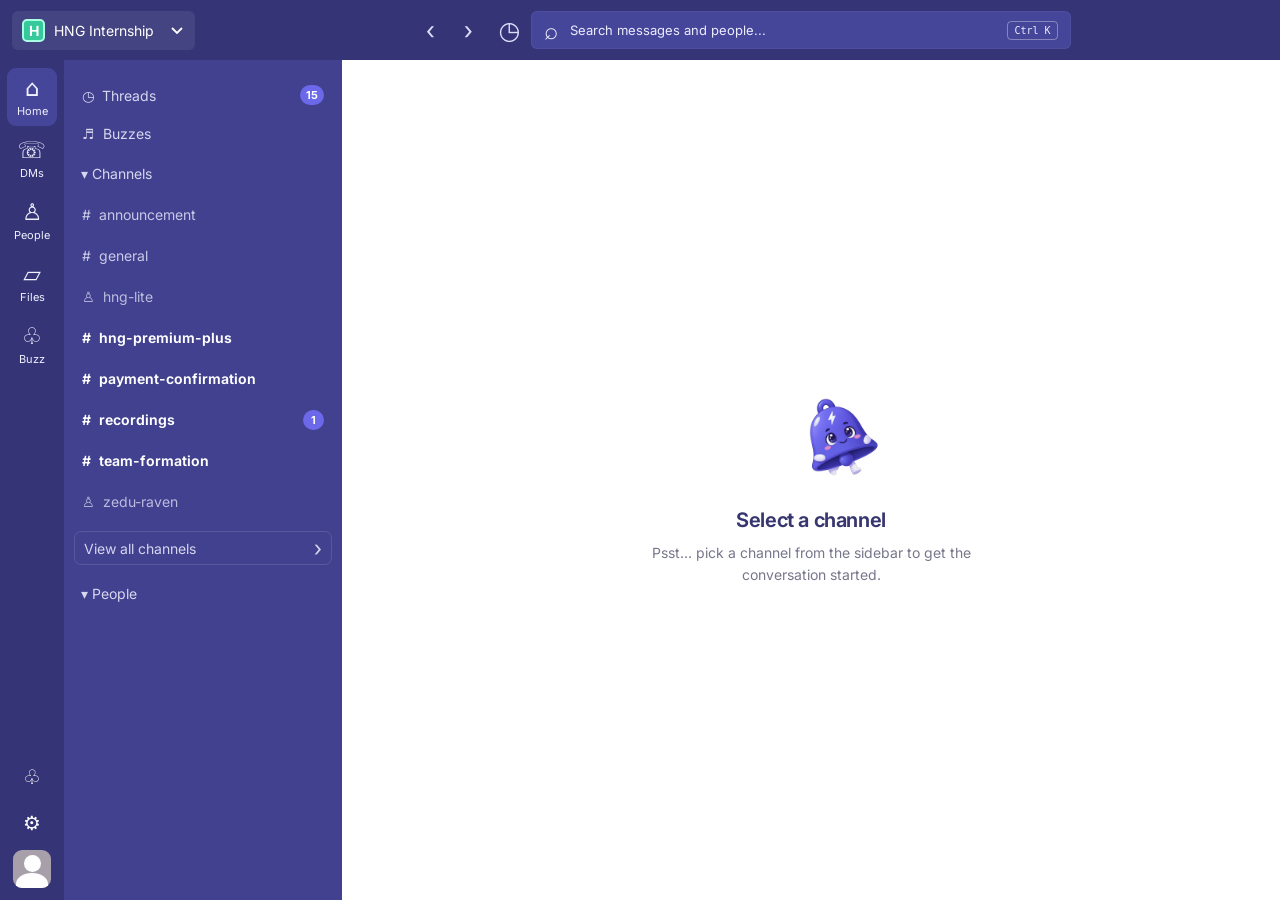
<file: index.html>
<!doctype html>
<html lang="en">
  <head>
    <meta charset="UTF-8" />
    <meta name="viewport" content="width=device-width, initial-scale=1.0" />
    <meta name="theme-color" content="#343477" />
    <title>Zedu — Channels</title>
    <link rel="stylesheet" href="/style.css" />
    <script src="/script.js" defer></script>
  </head>
  <body>
    <div class="app-shell">
      <header class="topbar">
        <button class="workspace-switch" type="button">
          <span class="workspace-mark">H</span>
          <span class="workspace-name">HNG Internship</span>
          <svg viewBox="0 0 16 16" aria-hidden="true">
            <path d="m3 6 5 5 5-5" />
          </svg>
        </button>

        <div class="topbar-tools">
          <button class="icon-button" aria-label="Back" type="button">‹</button>
          <button class="icon-button" aria-label="Forward" type="button">
            ›
          </button>
          <button
            class="icon-button"
            aria-label="Recent activity"
            type="button"
          >
            ◷
          </button>

          <button class="search-bar" type="button">
            <span class="search-icon">⌕</span>
            <span>Search messages and people...</span>
            <kbd>Ctrl K</kbd>
          </button>
        </div>
      </header>

      <div class="workspace">
        <nav class="rail" aria-label="Main navigation">
          <div class="rail-primary">
            <button class="rail-item selected" type="button">
              <span class="rail-symbol">⌂</span>
              <span>Home</span>
            </button>
            <button class="rail-item" type="button">
              <span class="rail-symbol">☏</span>
              <span>DMs</span>
            </button>
            <button class="rail-item" type="button">
              <span class="rail-symbol">♙</span>
              <span>People</span>
            </button>
            <button class="rail-item" type="button">
              <span class="rail-symbol">▱</span>
              <span>Files</span>
            </button>
            <button class="rail-item" type="button">
              <span class="rail-symbol">♧</span>
              <span>Buzz</span>
            </button>
          </div>

          <div class="rail-bottom">
            <button class="rail-icon" aria-label="Notifications" type="button">
              ♧
            </button>
            <button class="rail-icon" aria-label="Settings" type="button">
              ⚙
            </button>
            <button class="rail-avatar" aria-label="Your profile" type="button">
              <span class="avatar-head"></span>
              <span class="avatar-body"></span>
            </button>
          </div>
        </nav>

        <aside class="channel-sidebar" aria-label="Workspace channels">
          <button class="sidebar-heading" type="button">
            <span>◷</span> Threads <span class="count-badge">15</span>
          </button>
          <button class="sidebar-heading" type="button">
            <span>♬</span> Buzzes
          </button>

          <div class="section-heading">▾ Channels</div>

          <button class="channel-link" type="button">
            # <span>announcement</span>
          </button>
          <button class="channel-link" type="button">
            # <span>general</span>
          </button>
          <button class="channel-link locked" type="button">
            ♙ <span>hng-lite</span>
          </button>
          <button class="channel-link strong" type="button">
            # <span>hng-premium-plus</span>
          </button>
          <button class="channel-link strong" type="button">
            # <span>payment-confirmation</span>
          </button>
          <button class="channel-link strong" type="button">
            # <span>recordings</span><span class="unread-badge">1</span>
          </button>
          <button class="channel-link strong" type="button">
            # <span>team-formation</span>
          </button>
          <button class="channel-link locked" type="button">
            ♙ <span>zedu-raven</span>
          </button>

          <button class="view-channels" type="button">
            View all channels <span>›</span>
          </button>

          <div class="section-heading people-heading">▾ People</div>
        </aside>

        <main class="channel-main">
          <section
            class="channel-empty-state"
            id="channelEmptyState"
            aria-labelledby="emptyTitle"
          >
            <div class="bell-stage" id="bellStage">
              <img
                id="channelBellmoji"
                class="channel-bellmoji"
                src="public/images/bellmoji/bell-walk-1.png"
                alt="Bellmoji, your friendly workspace guide"
                draggable="false"
              />
              <span class="pointing-hint" id="pointingHint" aria-hidden="true"
                >↖</span
              >
              <span class="paper-plane" id="paperPlane" aria-hidden="true"
                >✈</span
              >
            </div>

            <h1 class="channel-empty-title" id="emptyTitle">
              Select a channel
            </h1>

            <p class="channel-empty-description">
              Psst… pick a channel from the sidebar to get the conversation
              started.
            </p>
          </section>

          <section class="channel-preview" id="channelPreview" hidden>
            <div class="preview-symbol">#</div>
            <h1 id="previewTitle">general</h1>
            <p>This is a preview of the channel screen.</p>
            <button id="backToEmpty" type="button">
              Return to empty state
            </button>
          </section>
        </main>
      </div>
    </div>
  </body>
</html>
</file>
<file: style.css>
@import url('https://fonts.googleapis.com/css2?family=Inter:wght@400;500;600;700&display=swap');

:root {
  --navy: #343477;
  --side: #41418f;
  --side-hover: #4b4b9c;
  --purple: #6260e8;
  --ink: #37366f;
  --muted: #c9c9e8;
}

* {
  box-sizing: border-box;
}

html,
body {
  width: 100%;
  min-height: 100%;
  margin: 0;
}

body {
  font-family: Inter, system-ui, sans-serif;
  font-size: 14px;
  color: #202130;
  background: white;
}

button {
  font: inherit;
  -webkit-tap-highlight-color: transparent;
}

button:focus-visible {
  outline: 3px solid #aaa8ff;
  outline-offset: 2px;
}

.app-shell {
  min-height: 100vh;
  display: flex;
  flex-direction: column;
  overflow: hidden;
}

/* Top navigation */

.topbar {
  height: 60px;
  flex: 0 0 60px;
  display: flex;
  align-items: center;
  gap: 24px;
  padding: 0 12px;
  color: white;
  background: var(--navy);
}

.workspace-switch {
  min-width: 183px;
  display: flex;
  align-items: center;
  gap: 9px;
  padding: 8px 10px;
  border: 0;
  border-radius: 6px;
  color: white;
  background: rgba(255,255,255,.08);
  cursor: pointer;
  text-align: left;
}

.workspace-switch svg {
  width: 16px;
  height: 16px;
  margin-left: auto;
  fill: none;
  stroke: currentColor;
  stroke-width: 1.8;
}

.workspace-mark {
  width: 23px;
  height: 23px;
  flex: 0 0 auto;
  display: grid;
  place-items: center;
  border: 2px solid #a9ffe2;
  border-radius: 5px;
  background: #35c99b;
  font-weight: 700;
}

.topbar-tools {
  flex: 1;
  min-width: 0;
  display: flex;
  align-items: center;
  justify-content: center;
  gap: 10px;
}

.icon-button {
  width: 28px;
  height: 32px;
  border: 0;
  border-radius: 5px;
  color: #dedefa;
  background: transparent;
  font-size: 25px;
  cursor: pointer;
}

.icon-button:hover {
  background: rgba(255,255,255,.08);
}

.search-bar {
  width: min(540px, 60vw);
  height: 38px;
  display: flex;
  align-items: center;
  gap: 12px;
  padding: 0 12px;
  border: 1px solid rgba(255,255,255,.05);
  border-radius: 6px;
  color: #ececff;
  background: #45459a;
  text-align: left;
  cursor: pointer;
}

.search-bar span:nth-child(2) {
  flex: 1;
  overflow: hidden;
  font-size: 13px;
  white-space: nowrap;
  text-overflow: ellipsis;
}

.search-icon {
  font-size: 24px;
}

kbd {
  padding: 3px 6px;
  border: 1px solid rgba(255,255,255,.35);
  border-radius: 4px;
  font-size: 10px;
  white-space: nowrap;
}

/* Main three-column workspace */

.workspace {
  min-height: calc(100vh - 60px);
  display: grid;
  grid-template-columns: 64px 278px minmax(0, 1fr);
}

.rail {
  display: flex;
  flex-direction: column;
  justify-content: space-between;
  padding: 8px 7px 12px;
  color: white;
  background: var(--navy);
}

.rail-primary {
  display: flex;
  flex-direction: column;
  gap: 4px;
}

.rail-item {
  min-height: 58px;
  display: flex;
  flex-direction: column;
  align-items: center;
  justify-content: center;
  gap: 4px;
  padding: 7px 0;
  border: 0;
  border-radius: 9px;
  color: #f0f0ff;
  background: transparent;
  font-size: 11px;
  cursor: pointer;
}

.rail-item:hover,
.rail-icon:hover {
  background: rgba(255,255,255,.08);
}

.rail-item.selected {
  background: #45459a;
}

.rail-symbol {
  font-size: 23px;
  line-height: 1;
}

.rail-bottom {
  display: flex;
  flex-direction: column;
  align-items: center;
  gap: 8px;
}

.rail-icon,
.rail-avatar {
  width: 38px;
  height: 38px;
  display: grid;
  place-items: center;
  border: 0;
  border-radius: 9px;
  color: white;
  background: transparent;
  font-size: 20px;
  cursor: pointer;
}

.rail-avatar {
  position: relative;
  overflow: hidden;
  background: #a7a0aa;
}

.avatar-head {
  position: absolute;
  top: 5px;
  left: 11px;
  width: 17px;
  height: 17px;
  border-radius: 50%;
  background: white;
}

.avatar-body {
  position: absolute;
  bottom: -7px;
  left: 3px;
  width: 32px;
  height: 22px;
  border-radius: 50% 50% 0 0;
  background: white;
}

/* Channel sidebar */

.channel-sidebar {
  min-width: 0;
  overflow-y: auto;
  padding: 16px 10px 24px;
  color: var(--muted);
  background: var(--side);
  scrollbar-width: thin;
  scrollbar-color: #7777bd transparent;
}

.sidebar-heading {
  width: 100%;
  min-height: 38px;
  display: flex;
  align-items: center;
  gap: 8px;
  padding: 0 8px;
  border: 0;
  border-radius: 6px;
  color: #d7d7f0;
  background: transparent;
  text-align: left;
  cursor: pointer;
}

.sidebar-heading:hover,
.channel-link:hover,
.view-channels:hover {
  background: rgba(255,255,255,.08);
}

.count-badge,
.unread-badge {
  min-width: 21px;
  height: 20px;
  display: grid;
  place-items: center;
  margin-left: auto;
  padding: 0 6px;
  border-radius: 12px;
  color: white;
  background: #6b68e9;
  font-size: 11px;
  font-weight: 700;
}

.section-heading {
  height: 42px;
  display: flex;
  align-items: center;
  padding: 0 7px;
  color: #d7d7f0;
  border-radius: 6px;
  transition: background-color 0.3s ease, color 0.3s ease;
}

.channel-link {
  width: 100%;
  min-height: 41px;
  display: flex;
  align-items: center;
  gap: 8px;
  padding: 0 8px;
  border: 0;
  border-radius: 6px;
  color: #c9c9e8;
  background: transparent;
  text-align: left;
  white-space: nowrap;
  cursor: pointer;
}

.channel-link span:first-child {
  overflow: hidden;
  text-overflow: ellipsis;
}

.channel-link.strong {
  color: white;
  font-weight: 650;
}

.channel-link.locked {
  opacity: .9;
}

.view-channels {
  width: 100%;
  height: 34px;
  display: flex;
  align-items: center;
  justify-content: space-between;
  margin: 9px 0 7px;
  padding: 0 9px;
  border: 1px solid rgba(255,255,255,.12);
  border-radius: 7px;
  color: #d5d5f0;
  background: transparent;
  cursor: pointer;
}

.view-channels span {
  font-size: 22px;
}

.people-heading {
  margin-top: 4px;
}

/* Empty state */

.channel-main {
  position: relative;
  min-width: 0;
  min-height: calc(100vh - 60px);
  background: white;
}

.channel-empty-state {
  position: absolute;
  inset: 0;
  display: flex;
  flex-direction: column;
  align-items: center;
  justify-content: center;
  overflow: hidden;
  padding: 28px 24px;
  text-align: center;
}

.bell-stage {
  position: relative;
  width: 180px;
  height: 126px;
  display: grid;
  place-items: center;
  margin-bottom: 4px;
  overflow: visible;
}

.channel-bellmoji {
  position: relative;
  z-index: 2;
  display: block;
  width: 100px;
  height: 100px;
  object-fit: contain;
  user-select: none;
  pointer-events: none;
  transform-origin: 50% 85%;
}

.channel-empty-title {
  margin: 3px 0 0;
  color: var(--ink);
  font-size: 20px;
  line-height: 1.35;
  font-weight: 650;
  letter-spacing: -.4px;
}

.channel-empty-description {
  max-width: 330px;
  margin: 8px 0 0;
  color: #77778c;
  font-size: 14px;
  line-height: 1.55;
}

/* Bellmoji animation states */

.channel-bellmoji.is-walking {
  animation: bell-arrive 3s cubic-bezier(.4, .1, .5, 1) both;
}

/* THE NEW SLOW WALK */
@keyframes bell-arrive {
  0% {
    opacity: 0;
    transform: translateX(-150px) translateY(6px) scale(1);
  }
  4% {
    opacity: 1;
  }
  8%  { transform: translateX(-130px) translateY(-6px) scale(0.98, 1.02); }
  16% { transform: translateX(-110px) translateY(2px)  scale(1.02, 0.98); }
  24% { transform: translateX(-90px)  translateY(-6px) scale(0.98, 1.02); }
  32% { transform: translateX(-70px)  translateY(2px)  scale(1.02, 0.98); }
  40% { transform: translateX(-50px)  translateY(-6px) scale(0.98, 1.02); }
  48% { transform: translateX(-30px)  translateY(2px)  scale(1.02, 0.98); }
  56% { transform: translateX(-10px)  translateY(-6px) scale(0.98, 1.02); }
  64% { transform: translateX(8px)    translateY(2px)  scale(1.02, 0.98); }
  72% { transform: translateX(20px)   translateY(-6px) scale(0.98, 1.02); }
  80% { transform: translateX(26px)   translateY(2px)  scale(1.02, 0.98); }
  88% { transform: translateX(28px)   translateY(-4px) scale(0.99, 1.01); }
  96% { transform: translateX(29px)   translateY(1px)  scale(1); }
  100% {
    opacity: 1;
    transform: translateX(30px) translateY(0) scale(1);
  }
}

.channel-bellmoji.is-sitting {
  animation: bell-settle 320ms ease-out both;
}

.channel-bellmoji.is-pointing {
  animation: bell-point 420ms ease-out both;
}

.channel-bellmoji.is-idle {
  animation: bell-idle 3.2s ease-in-out infinite;
}

/* The Glowing Arrow */
.pointing-hint {
  position: absolute;
  z-index: 1;
  top: 5px;
  left: 7px;
  color: #7a75ff;
  font-size: 32px;
  font-weight: bold;
  text-shadow: 0 0 12px rgba(122, 117, 255, 0.8);
  opacity: 0;
  pointer-events: none;
}

.pointing-hint.visible {
  animation: hint-point 1s cubic-bezier(0.2, 0.8, 0.2, 1) both;
}

@keyframes bell-settle {
  0% { transform: translateY(-4px) scale(1.03,.96); }
  55% { transform: translateY(1px) scale(.98,1.02); }
  100% { transform: translateY(0) scale(1); }
}

@keyframes bell-point {
  0% { transform: translateX(0) rotate(0); }
  45% { transform: translateX(-5px) rotate(-4deg); }
  75% { transform: translateX(-2px) rotate(2deg); }
  100% { transform: translateX(0) rotate(0); }
}

@keyframes bell-idle {
  0%, 100% { transform: translateY(0) rotate(0); }
  50% { transform: translateY(-2px) rotate(1deg); }
}

@keyframes hint-point {
  0% { opacity: 0; transform: translate(10px, 10px) scale(0.5) rotate(-15deg); }
  30% { opacity: 1; transform: translate(-5px, -10px) scale(1.1) rotate(5deg); }
  60% { opacity: 1; transform: translate(-15px, -15px) scale(1) rotate(0deg); }
  100% { opacity: 0; transform: translate(-25px, -20px) scale(0.8); }
}

/* Paper Plane */
.paper-plane {
  position: absolute;
  z-index: 10;
  top: 30px;
  left: 60px; 
  font-size: 18px;
  color: #6260e8;
  opacity: 0;
  pointer-events: none;
  transform: rotate(-15deg);
  filter: drop-shadow(0 2px 4px rgba(98, 96, 232, 0.3)); /* Adds depth */
}

/* The dashed paper trail */
.paper-plane::before {
  content: "";
  position: absolute;
  top: 50%;
  right: 100%;
  width: 60px; /* Longer trail */
  height: 2px;
  border-bottom: 2px dashed #a3a0f5;
  opacity: 0;
  transform: translateY(-50%);
}

.paper-plane.is-flying {
  animation: fly-to-channels 1.8s cubic-bezier(0.2, 0.8, 0.3, 1) forwards;
}

.paper-plane.is-flying::before {
  animation: trail-fade 1.2s ease-out forwards;
}

@keyframes fly-to-channels {
  0% { 
    opacity: 0; 
    transform: translate(0, 0) scale(0.6) rotate(-15deg); 
  }
  10% { 
    opacity: 1; 
    transform: translate(15px, -25px) scale(1) rotate(10deg); 
  }
  35% {
    /* Catching the air, flying up */
    transform: translate(calc(var(--fly-x) * 0.3), calc(var(--fly-y) * 0.1 - 40px)) scale(1.1) rotate(25deg);
  }
  75% {
    /* Gliding down towards the target */
    transform: translate(calc(var(--fly-x) * 0.8), calc(var(--fly-y) * 0.8 - 10px)) scale(1) rotate(5deg);
  }
  100% { 
    opacity: 0; 
    /* Nose dive */
    transform: translate(var(--fly-x), var(--fly-y)) scale(0.8) rotate(35deg); 
  }
}

@keyframes trail-fade {
  0% { opacity: 0; width: 0; transform: translateY(-50%) rotate(-15deg); }
  15% { opacity: 1; width: 20px; transform: translateY(-50%) rotate(-15deg); }
  50% { opacity: 0.8; width: 40px; transform: translateY(-50%) rotate(15deg); }
  100% { opacity: 0; width: 0; transform: translateY(-50%) rotate(30deg); }
}

.section-heading.is-hit {
  animation: heading-thump 800ms cubic-bezier(0.2, 0.8, 0.2, 1);
  color: white !important;
}

@keyframes heading-thump {
  0% { 
    background-color: rgba(98, 96, 232, 0.6); 
    transform: scale(1);
  }
  15% {
    /* Thump 1 */
    transform: scale(1.03); 
  }
  30% {
    transform: scale(0.98);
  }
  45% {
    /* Thump 2 */
    background-color: rgba(98, 96, 232, 0.4); 
    transform: scale(1.02);
  }
  60% {
    transform: scale(0.99);
  }
  100% { 
    background-color: transparent; 
    transform: scale(1);
  }
}

/* Clickable channel preview for this prototype */
.channel-preview {
  position: absolute;
  inset: 0;
  display: flex;
  flex-direction: column;
  align-items: center;
  justify-content: center;
  padding: 24px;
  text-align: center;
}

.channel-preview[hidden] {
  display: none;
}

.preview-symbol {
  width: 54px;
  height: 54px;
  display: grid;
  place-items: center;
  border-radius: 16px;
  color: #5757cd;
  background: #f0efff;
  font-size: 32px;
}

.channel-preview h1 {
  margin: 14px 0 5px;
  color: var(--ink);
  font-size: 21px;
}

.channel-preview p {
  color: #77778c;
}

.channel-preview button {
  margin-top: 12px;
  padding: 9px 13px;
  border: 1px solid #d8d8ef;
  border-radius: 7px;
  color: #45459a;
  background: white;
  cursor: pointer;
}

.channel-preview button:hover {
  background: #f6f6ff;
}

/* Responsive layout */
@media (max-width: 850px) {
  .workspace { grid-template-columns: 60px 230px minmax(0,1fr); }
  .topbar { gap: 10px; }
  .workspace-switch { min-width: 150px; }
  .topbar-tools { gap: 4px; }
  .search-bar { width: min(460px,54vw); }
}

@media (max-width: 620px) {
  .topbar { height: 58px; flex-basis: 58px; padding: 0 8px; }
  .workspace-name { display: none; }
  .workspace-switch { min-width: 0; padding: 7px; gap: 5px; }
  .workspace-switch svg { margin-left: 0; }
  .topbar-tools { justify-content: flex-end; }
  .topbar-tools .icon-button { display: none; }
  .search-bar { width: min(100%,360px); gap: 7px; padding: 0 8px; }
  .search-bar span:nth-child(2) { font-size: 12px; }
  kbd { display: none; }
  .workspace { min-height: calc(100vh - 58px); grid-template-columns: 54px minmax(0,1fr); grid-template-rows: auto minmax(300px,1fr); }
  .rail { grid-column: 1; grid-row: 1 / span 2; padding: 7px 4px; }
  .rail-item { min-height: 50px; font-size: 10px; }
  .channel-sidebar { grid-column: 2; grid-row: 1; height: 40vh; min-height: 220px; }
  .channel-main { grid-column: 2; grid-row: 2; min-height: 45vh; }
  .channel-empty-state { padding: 18px 14px; }
  .bell-stage { width: 150px; height: 108px; }
  .channel-bellmoji { width: 86px; height: 86px; }
  .channel-empty-title { font-size: 18px; }
  .channel-empty-description { font-size: 13px; }
}

@media (prefers-reduced-motion: reduce) {
  *, *::before, *::after {
    animation-duration: .01ms !important;
    animation-iteration-count: 1 !important;
    scroll-behavior: auto !important;
    transition-duration: .01ms !important;
  }
}
</file>
